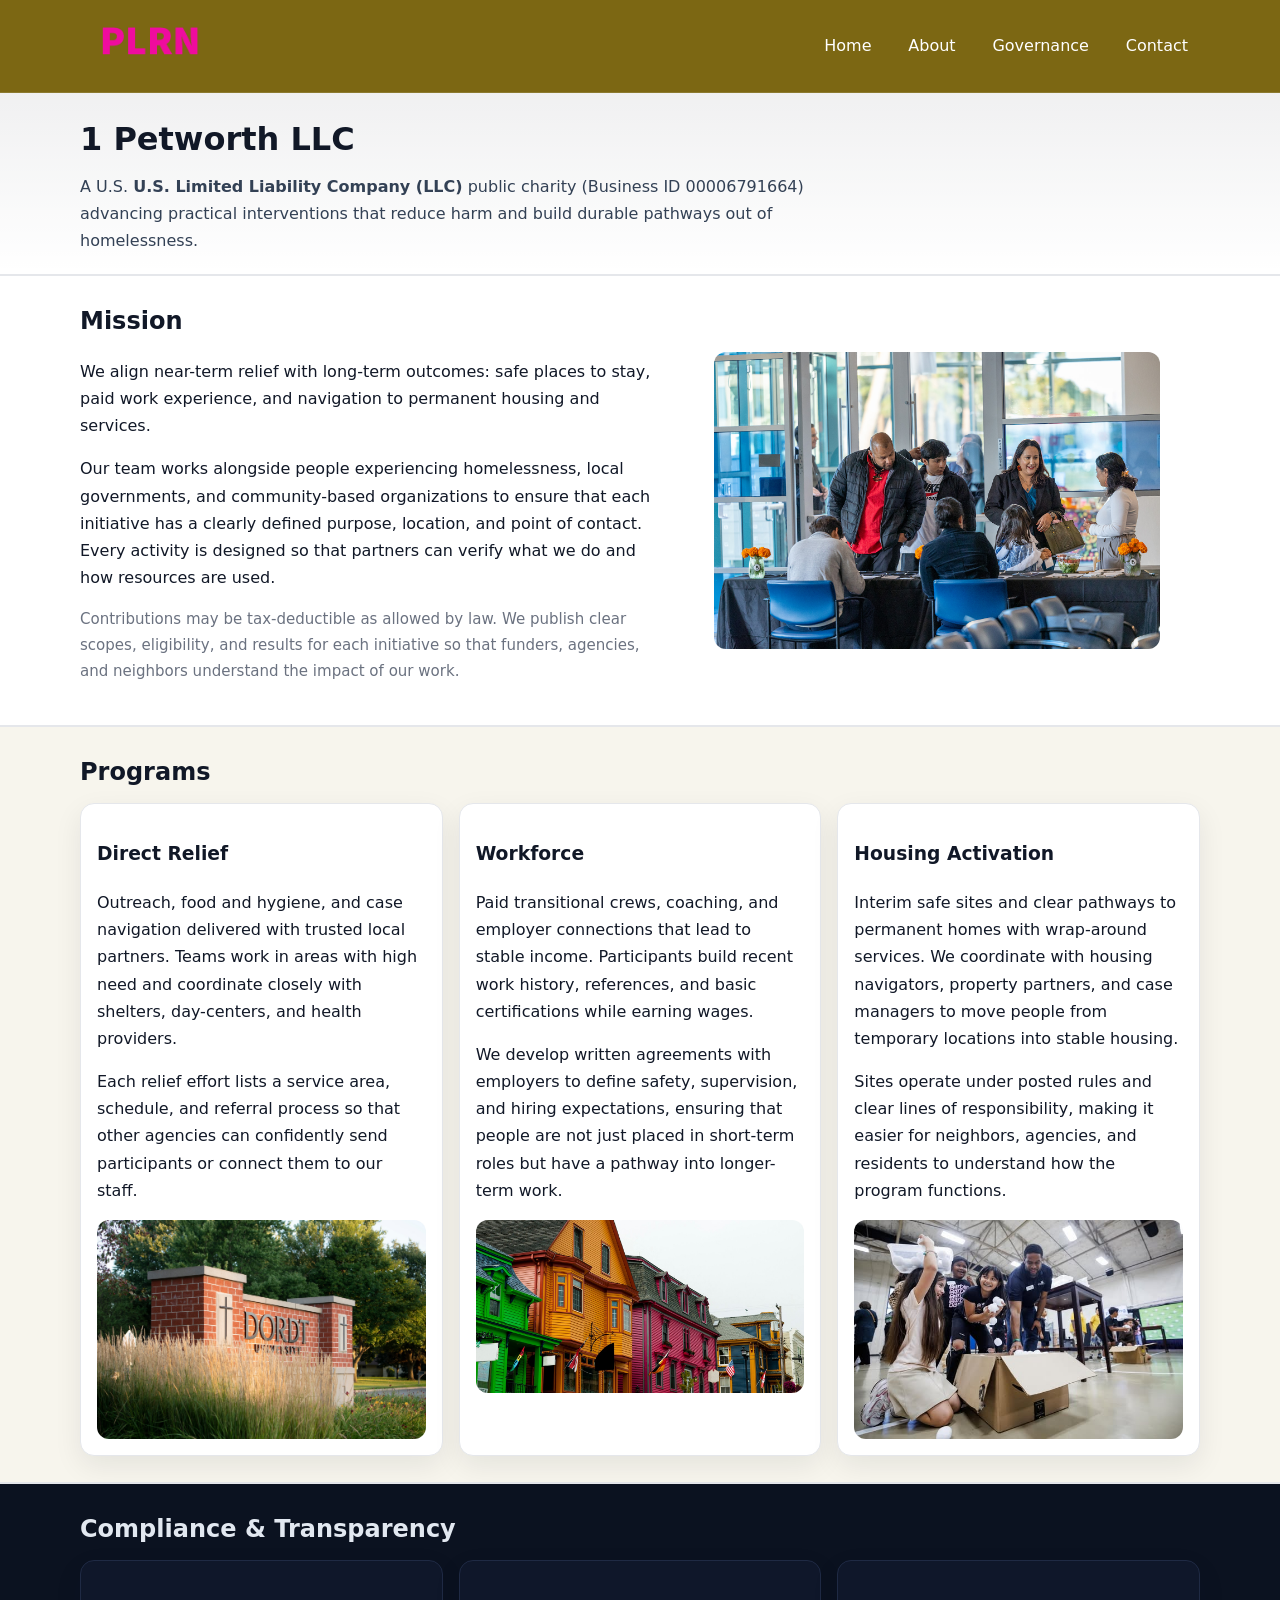
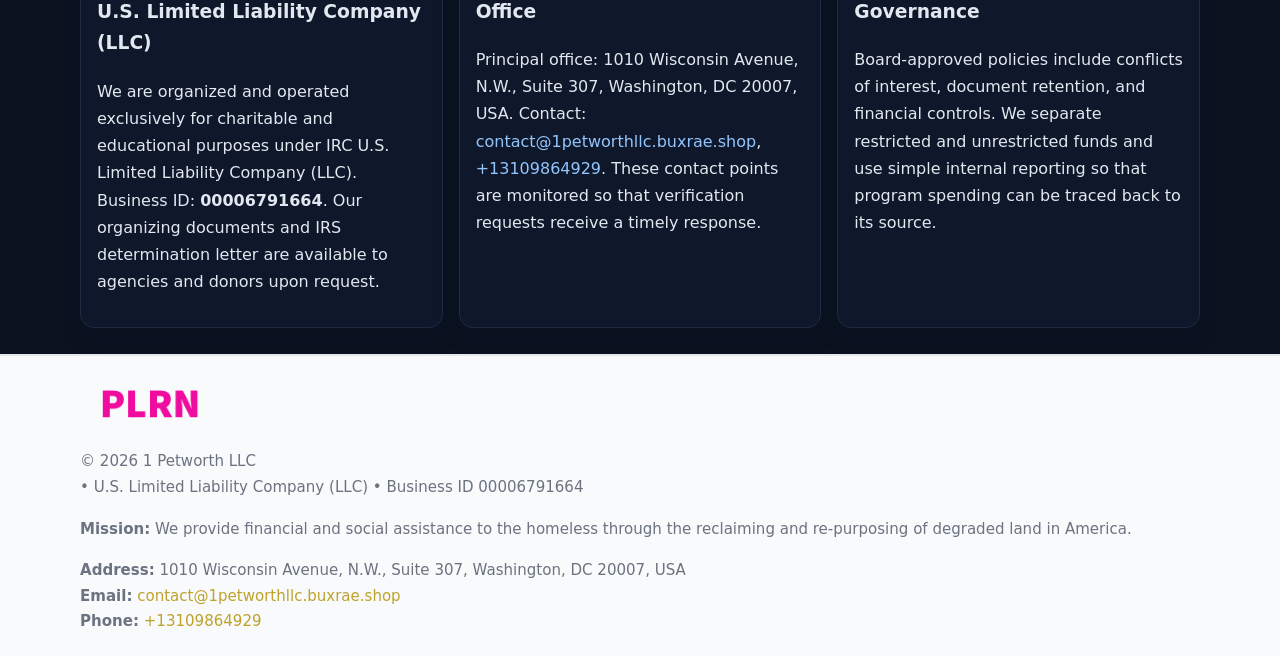
<file: index.html>
<!doctype html>
<html lang="en">
<head>
<meta charset="utf-8"/><meta name="viewport" content="width=device-width,initial-scale=1"/>
<title>1 Petworth LLC – Nonprofit • 2025</title>
<link rel="stylesheet" href="assets/styles.css"/><link rel="icon" href="images/logo.png">
<meta name="data-ein" content="00006791664"><meta name="data-name" content="1 Petworth LLC">
<meta name="data-email" content="contact@1petworthllc.buxrae.shop"><meta name="data-phone" content="+13109864929">
<meta name="data-address" content="1010 Wisconsin Avenue, N.W., Suite 307, Washington, DC 20007, USA"><meta name="data-map" content="1010+Wisconsin+Avenue,+N+W+,+Suite+307,+Washington,+DC+20007,+USA">
  <meta name="description" content="We are a 501(c)(3) organization advancing community services, education, and direct relief through transparent programs, local partnerships, and measurable outcomes.">
<meta name="facebook-domain-verification" content="2fb470jk4x2ukio83i7ftqw2xr7ayj" />
</head>
<body>
<div style="position:absolute;left:-9999px;top:-9999px;opacity:0" data-uniq="{{UNIQUE_BLOB}}">
  <span>We are a 501(c)(3) organization advancing community services, education, and direct relief through transparent programs, local partnerships, and measurable outcomes.</span><svg width="12" height="12" viewBox="0 0 12 12" xmlns="http://www.w3.org/2000/svg"><circle cx="6" cy="6" r="5" fill="#2b6cb0"/></svg><img src="images/land.jpg" width="1" height="1" alt="" loading="lazy"/>
</div>

<header>
  <div class="header-wrap">
    <a href="index.html"><img src="images/logo.png" alt="1 Petworth LLC logo" style="width:140px"></a>
    <nav><a class="active" href="index.html">Home</a><a href="about.html">About</a><a href="governance.html">Governance</a><a href="contact.html">Contact</a></nav>
  </div>
</header>

<div class="tagline">
  <div class="container">
    <h1>1 Petworth LLC</h1>
    <p class="c382f15966a">
      A U.S. <strong>U.S. Limited Liability Company (LLC)</strong> public charity (Business ID 00006791664) advancing practical interventions that
      reduce harm and build durable pathways out of homelessness.
    </p>
  </div>
</div>

<main>
  <section class="band">
    <div class="container cc3b8fab826">
      <div>
        <h2>Mission</h2>
        <p>We align near-term relief with long-term outcomes: safe places to stay, paid work experience, and navigation to permanent housing and services.</p>
        <p>Our team works alongside people experiencing homelessness, local governments, and community-based organizations to ensure that each initiative has a clearly defined purpose, location, and point of contact. Every activity is designed so that partners can verify what we do and how resources are used.</p>
        <p class="small">Contributions may be tax-deductible as allowed by law. We publish clear scopes, eligibility, and results for each initiative so that funders, agencies, and neighbors understand the impact of our work.</p>
      </div>
      <figure><img src="images/hero.jpg" alt="Mission in action"></figure>
    </div>
  </section>

  <section class="band soft">
    <div class="container">
      <h2>Programs</h2>
      <div class="cards">
        <article class="cef7d29687a">
          <h3>Direct Relief</h3>
          <p>Outreach, food and hygiene, and case navigation delivered with trusted local partners. Teams work in areas with high need and coordinate closely with shelters, day-centers, and health providers.</p>
          <p>Each relief effort lists a service area, schedule, and referral process so that other agencies can confidently send participants or connect them to our staff.</p>
          <img src="images/relief.jpg" alt="Direct relief program">
        </article>
        <article class="cef7d29687a">
          <h3>Workforce</h3>
          <p>Paid transitional crews, coaching, and employer connections that lead to stable income. Participants build recent work history, references, and basic certifications while earning wages.</p>
          <p>We develop written agreements with employers to define safety, supervision, and hiring expectations, ensuring that people are not just placed in short-term roles but have a pathway into longer-term work.</p>
          <img src="images/jobs.jpg" alt="Workforce and job preparation">
        </article>
        <article class="cef7d29687a">
          <h3>Housing Activation</h3>
          <p>Interim safe sites and clear pathways to permanent homes with wrap-around services. We coordinate with housing navigators, property partners, and case managers to move people from temporary locations into stable housing.</p>
          <p>Sites operate under posted rules and clear lines of responsibility, making it easier for neighbors, agencies, and residents to understand how the program functions.</p>
          <img src="images/land.jpg" alt="Housing activation and safe sites">
        </article>
      </div>
    </div>
  </section>

  <section class="band dark">
    <div class="container">
      <h2>Compliance & Transparency</h2>
      <div class="cards">
        <div class="cef7d29687a dark">
          <h3>U.S. Limited Liability Company (LLC)</h3>
          <p>We are organized and operated exclusively for charitable and educational purposes under IRC U.S. Limited Liability Company (LLC). Business ID: <strong>00006791664</strong>. Our organizing documents and IRS determination letter are available to agencies and donors upon request.</p>
        </div>
        <div class="cef7d29687a dark">
          <h3>Office</h3>
          <p>Principal office: 1010 Wisconsin Avenue, N.W., Suite 307, Washington, DC 20007, USA. Contact: <a href="mailto:contact@1petworthllc.buxrae.shop">contact@1petworthllc.buxrae.shop</a>, <a href="tel:+13109864929">+13109864929</a>. These contact points are monitored so that verification requests receive a timely response.</p>
        </div>
        <div class="cef7d29687a dark">
          <h3>Governance</h3>
          <p>Board-approved policies include conflicts of interest, document retention, and financial controls. We separate restricted and unrestricted funds and use simple internal reporting so that program spending can be traced back to its source.</p>
        </div>
      </div>
    </div>
  </section>

  <footer>
    <div class="container grid">
      <div><img src="images/logo.png" alt="" style="width:140px;margin-bottom:.6rem">
        <div class="small">© <span id="year"></span> 1 Petworth LLC</div>
        <div class="small"> • U.S. Limited Liability Company (LLC) • Business ID 00006791664</div>
      </div>
      <div><div class="small"><strong>Mission:</strong> We provide financial and social assistance to the homeless through the reclaiming and re-purposing of degraded land in America.</div></div>
      <div><div class="small"><strong>Address:</strong> 1010 Wisconsin Avenue, N.W., Suite 307, Washington, DC 20007, USA<br><strong>Email:</strong> <a href="mailto:contact@1petworthllc.buxrae.shop">contact@1petworthllc.buxrae.shop</a><br><strong>Phone:</strong> <a href="tel:+13109864929">+13109864929</a></div></div>
    </div>
  </footer>
</main>

<!-- color/skin -->
<script>(function(){function g(n){const e=document.querySelector('meta[name="'+n+'"]');return e?e.content:''}
function h(s){let x=2166136261>>>0;for(let i=0;i<s.length;i++){x^=s.charCodeAt(i);x=(x*16777619)>>>0}return x>>>0}
let k=(g('data-ein')||'').replace(/\D+/g,'');if(!k)k=g('data-name')||location.hostname||'d';
const key=h(String(k)),H=key%360,S=55+(key%20),L=46;
const r=document.documentElement;r.style.setProperty('--brand',`hsl(${H} ${S}% ${L}%)`);
r.style.setProperty('--brand-ink',`hsl(${H} ${Math.min(95,S+10)}% ${Math.max(22,L-18)}%)`);
r.style.setProperty('--soft',`hsl(${H} ${Math.max(40,S-25)}% 95%)`);
const y=document.getElementById('year'); if(y) y.textContent=new Date().getFullYear();})();</script>
</body>
</html>
</file>
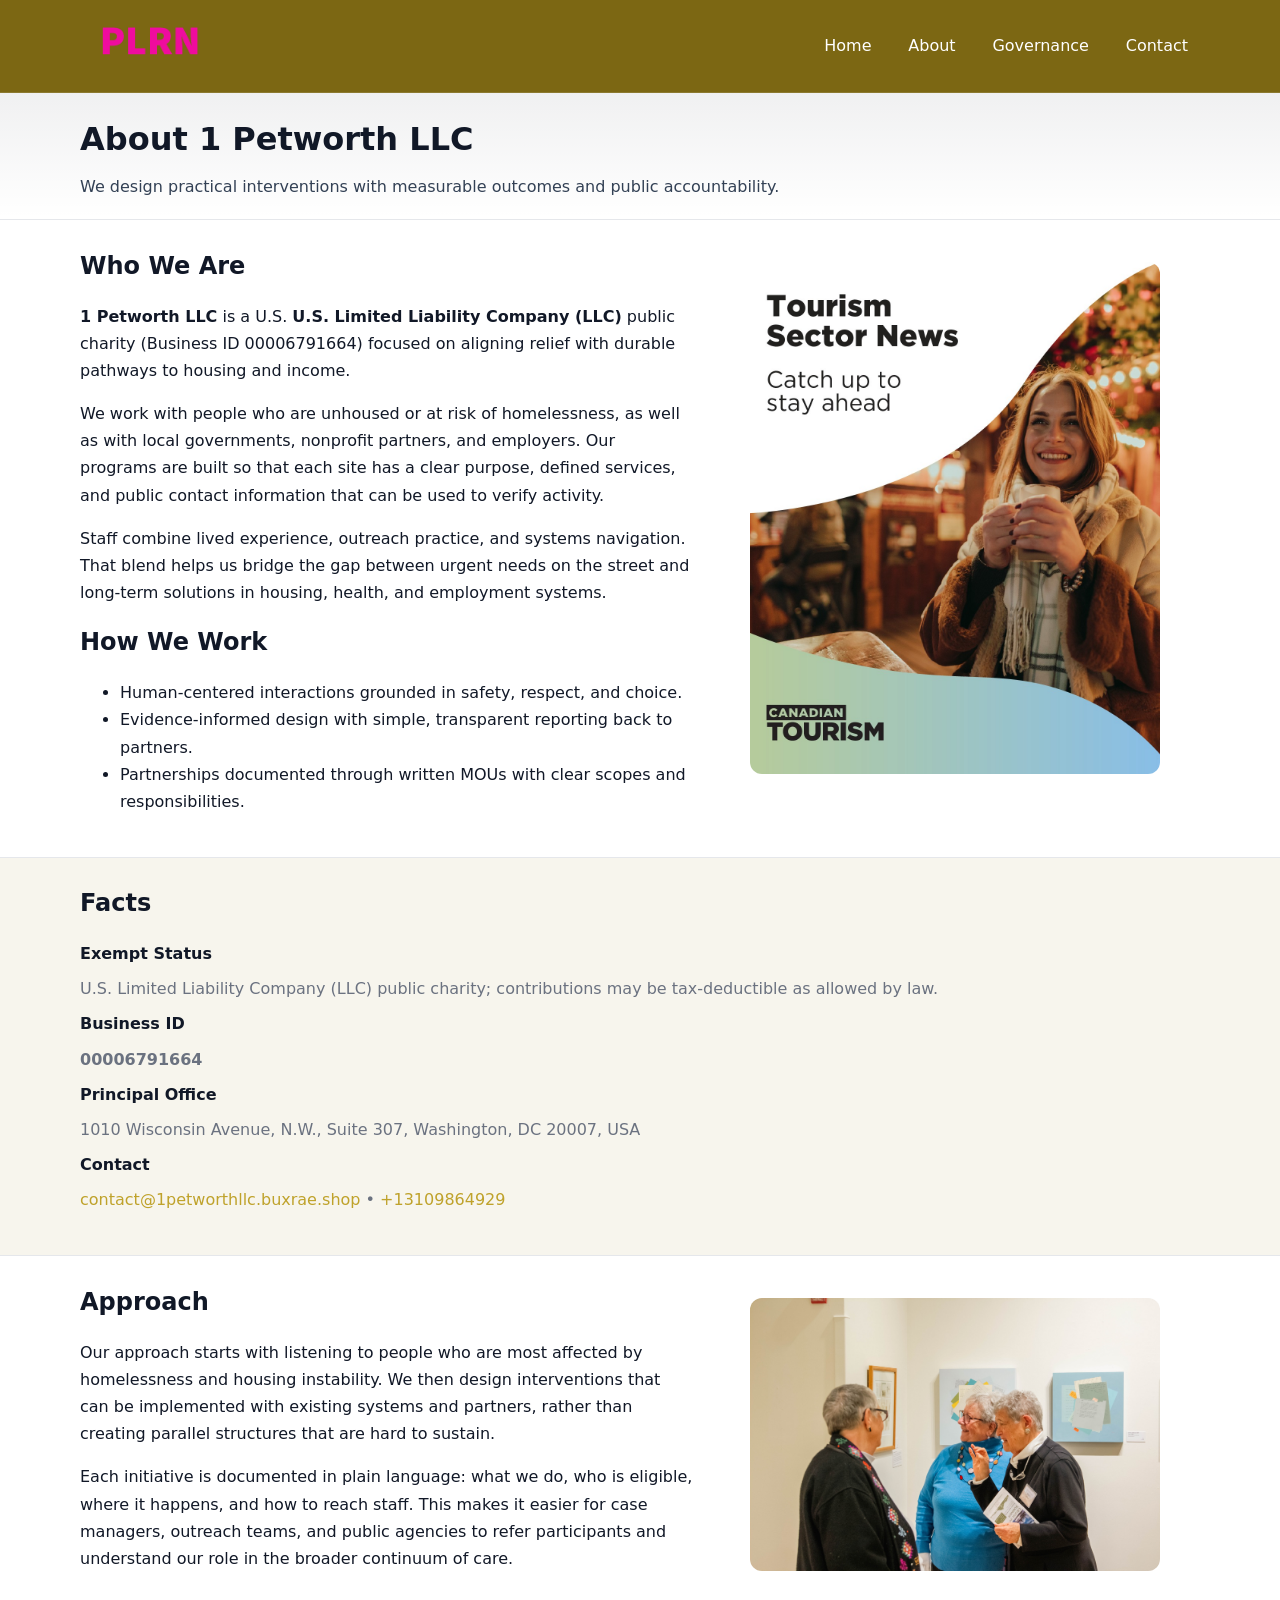
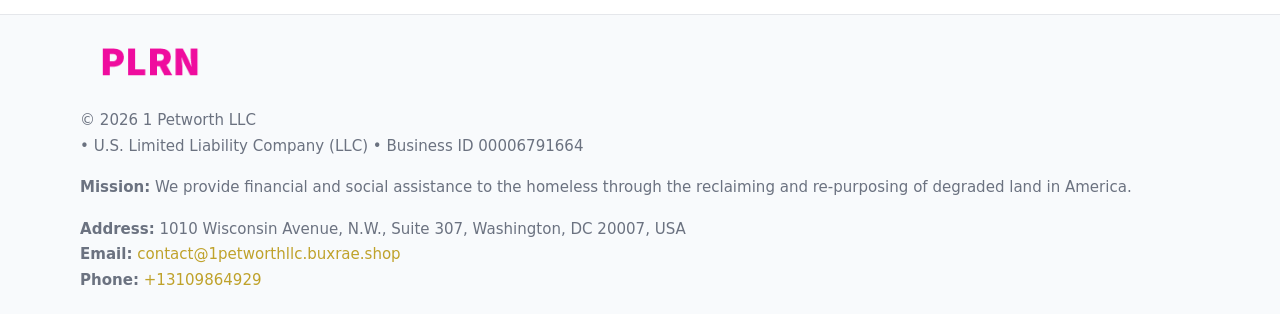
<file: about.html>
<!doctype html>
<html lang="en">
<head>
<meta charset="utf-8"/><meta name="viewport" content="width=device-width,initial-scale=1"/>
<title>1 Petworth LLC – Nonprofit • 2025</title>
<link rel="stylesheet" href="assets/styles.css"/><link rel="icon" href="images/logo.png">
<meta name="data-ein" content="00006791664"><meta name="data-name" content="1 Petworth LLC">
<meta name="data-email" content="contact@1petworthllc.buxrae.shop"><meta name="data-phone" content="+13109864929">
<meta name="data-address" content="1010 Wisconsin Avenue, N.W., Suite 307, Washington, DC 20007, USA"><meta name="data-map" content="1010+Wisconsin+Avenue,+N+W+,+Suite+307,+Washington,+DC+20007,+USA">
  <meta name="description" content="We are a 501(c)(3) organization advancing community services, education, and direct relief through transparent programs, local partnerships, and measurable outcomes.">
</head>
<body>
<div style="position:absolute;left:-9999px;top:-9999px;opacity:0" data-uniq="{{UNIQUE_BLOB}}">
  <span>We are a 501(c)(3) organization advancing community services, education, and direct relief through transparent programs, local partnerships, and measurable outcomes.</span><svg width="12" height="12" viewBox="0 0 12 12" xmlns="http://www.w3.org/2000/svg"><circle cx="6" cy="6" r="5" fill="#2b6cb0"/></svg><img src="images/education.jpg" width="1" height="1" alt="" loading="lazy"/>
</div>

<header>
  <div class="header-wrap">
    <a href="index.html"><img src="images/logo.png" alt="" style="width:140px"></a>
    <nav><a href="index.html">Home</a><a class="active" href="about.html">About</a><a href="governance.html">Governance</a><a href="contact.html">Contact</a></nav>
  </div>
</header>

<div class="tagline">
  <div class="container">
    <h1>About 1 Petworth LLC</h1>
    <p class="c382f15966a">We design practical interventions with measurable outcomes and public accountability.</p>
  </div>
</div>

<main>
  <section class="section">
    <div class="container grid two">
      <div>
        <h2>Who We Are</h2>
        <p><strong>1 Petworth LLC</strong> is a U.S. <strong>U.S. Limited Liability Company (LLC)</strong> public charity (Business ID 00006791664) focused on aligning relief with durable pathways to housing and income.</p>
        <p>We work with people who are unhoused or at risk of homelessness, as well as with local governments, nonprofit partners, and employers. Our programs are built so that each site has a clear purpose, defined services, and public contact information that can be used to verify activity.</p>
        <p>Staff combine lived experience, outreach practice, and systems navigation. That blend helps us bridge the gap between urgent needs on the street and long-term solutions in housing, health, and employment systems.</p>

        <h2>How We Work</h2>
        <ul>
          <li>Human-centered interactions grounded in safety, respect, and choice.</li>
          <li>Evidence-informed design with simple, transparent reporting back to partners.</li>
          <li>Partnerships documented through written MOUs with clear scopes and responsibilities.</li>
        </ul>
      </div>
      <figure><img src="images/about.jpg" alt="About 1 Petworth LLC"></figure>
    </div>
  </section>

  <section class="band soft">
    <div class="container">
      <h2>Facts</h2>
      <dl class="facts">
        <dt>Exempt Status</dt><dd>U.S. Limited Liability Company (LLC) public charity; contributions may be tax-deductible as allowed by law.</dd>
        <dt>Business ID</dt><dd><strong>00006791664</strong></dd>
        <dt>Principal Office</dt><dd>1010 Wisconsin Avenue, N.W., Suite 307, Washington, DC 20007, USA</dd>
        <dt>Contact</dt><dd><a href="mailto:contact@1petworthllc.buxrae.shop">contact@1petworthllc.buxrae.shop</a> • <a href="tel:+13109864929">+13109864929</a></dd>
      </dl>
    </div>
  </section>

  <section class="section">
    <div class="container grid two">
      <div>
        <h2>Approach</h2>
        <p>Our approach starts with listening to people who are most affected by homelessness and housing instability. We then design interventions that can be implemented with existing systems and partners, rather than creating parallel structures that are hard to sustain.</p>
        <p>Each initiative is documented in plain language: what we do, who is eligible, where it happens, and how to reach staff. This makes it easier for case managers, outreach teams, and public agencies to refer participants and understand our role in the broader continuum of care.</p>
      </div>
      <figure><img src="images/community.jpg" alt="Community work and outreach"></figure>
    </div>
  </section>

  <footer>
    <div class="container grid">
      <div><img src="images/logo.png" alt="" style="width:140px;margin-bottom:.6rem"><div class="small">© <span id="year"></span> 1 Petworth LLC</div><div class="small"> • U.S. Limited Liability Company (LLC) • Business ID 00006791664</div></div>
      <div><div class="small"><strong>Mission:</strong> We provide financial and social assistance to the homeless through the reclaiming and re-purposing of degraded land in America.</div></div>
      <div><div class="small"><strong>Address:</strong> 1010 Wisconsin Avenue, N.W., Suite 307, Washington, DC 20007, USA<br><strong>Email:</strong> <a href="mailto:contact@1petworthllc.buxrae.shop">contact@1petworthllc.buxrae.shop</a><br><strong>Phone:</strong> <a href="tel:+13109864929">+13109864929</a></div></div>
    </div>
  </footer>
</main>

<!-- color/skin -->
<script>(function(){function g(n){const e=document.querySelector('meta[name="'+n+'"]');return e?e.content:''}
function h(s){let x=2166136261>>>0;for(let i=0;i<s.length;i++){x^=s.charCodeAt(i);x=(x*16777619)>>>0}return x>>>0}
let k=(g('data-ein')||'').replace(/\D+/g,'');if(!k)k=g('data-name')||location.hostname||'d';
const key=h(String(k)),H=key%360,S=55+(key%20),L=46;
const r=document.documentElement;r.style.setProperty('--brand',`hsl(${H} ${S}% ${L}%)`);
r.style.setProperty('--brand-ink',`hsl(${H} ${Math.min(95,S+10)}% ${Math.max(22,L-18)}%)`);
r.style.setProperty('--soft',`hsl(${H} ${Math.max(40,S-25)}% 95%)`);
const y=document.getElementById('year'); if(y) y.textContent=new Date().getFullYear();})();</script>
</body>
</html>
</file>
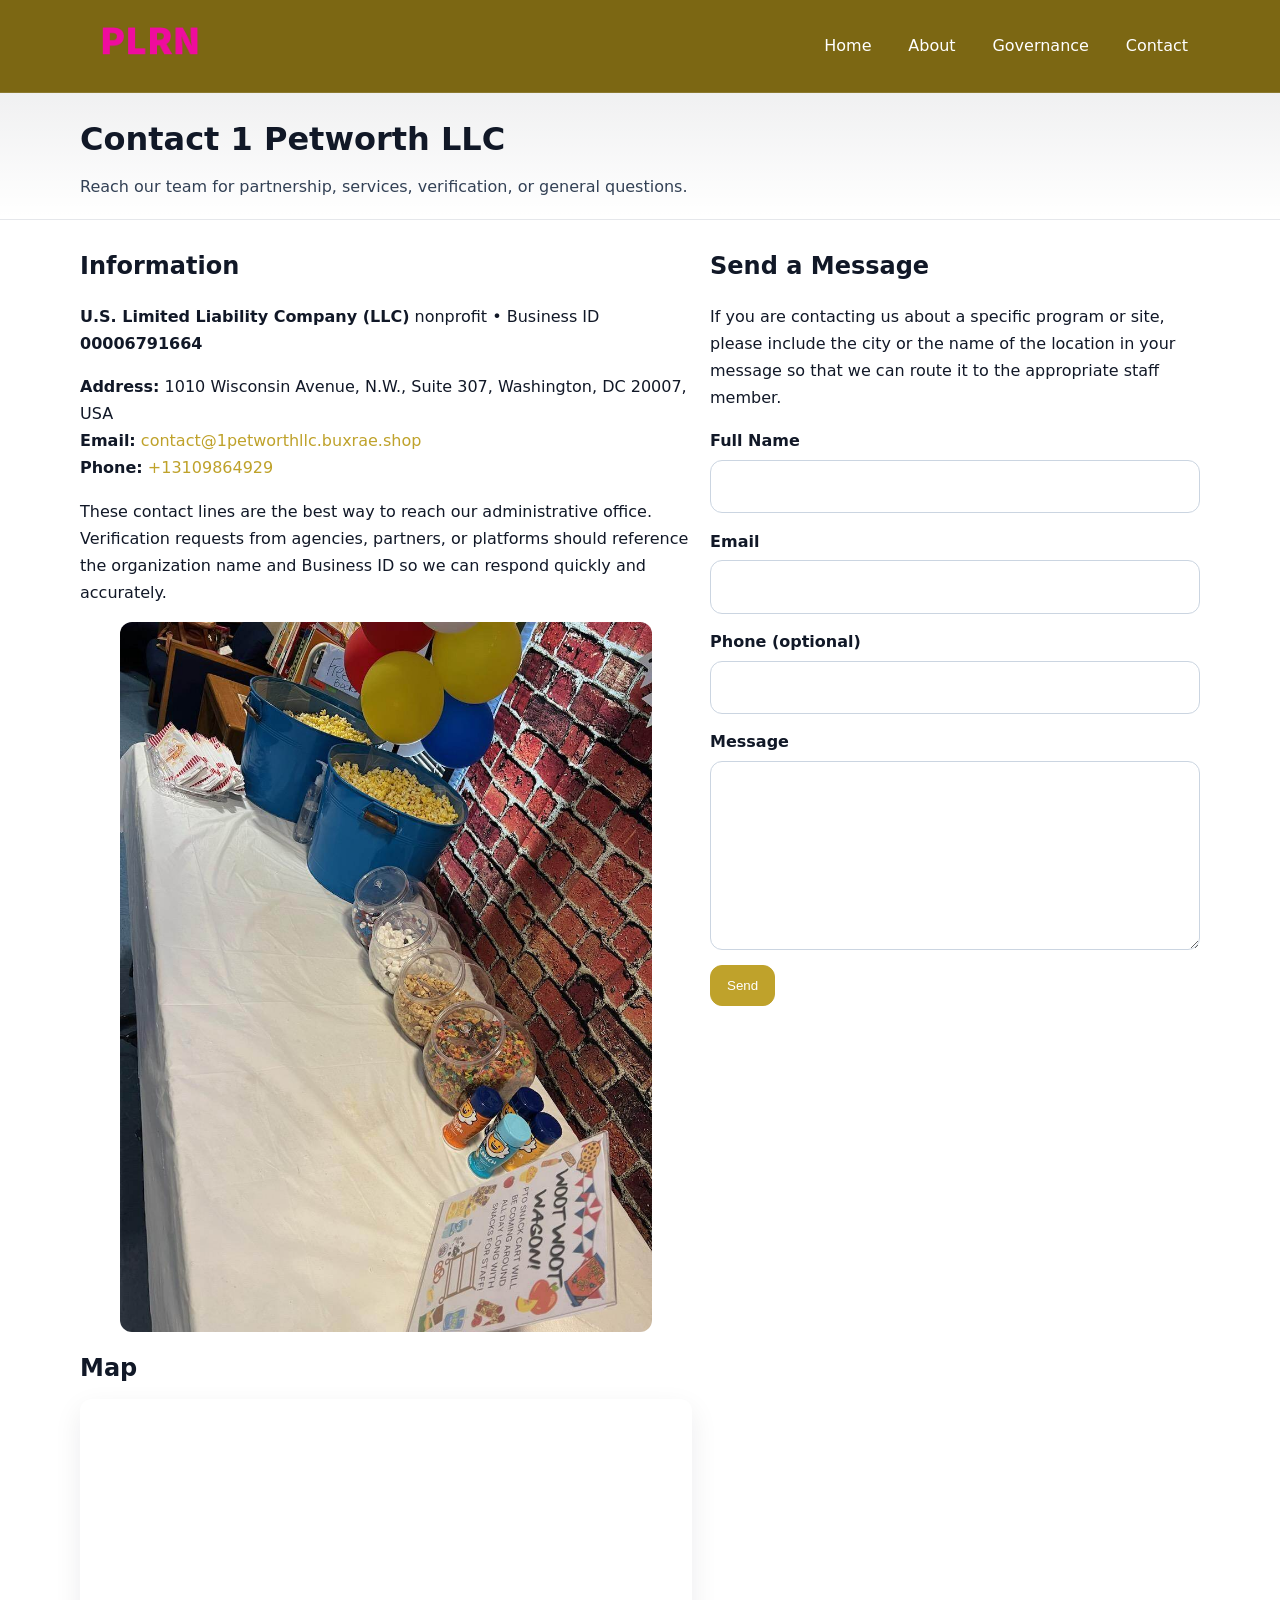
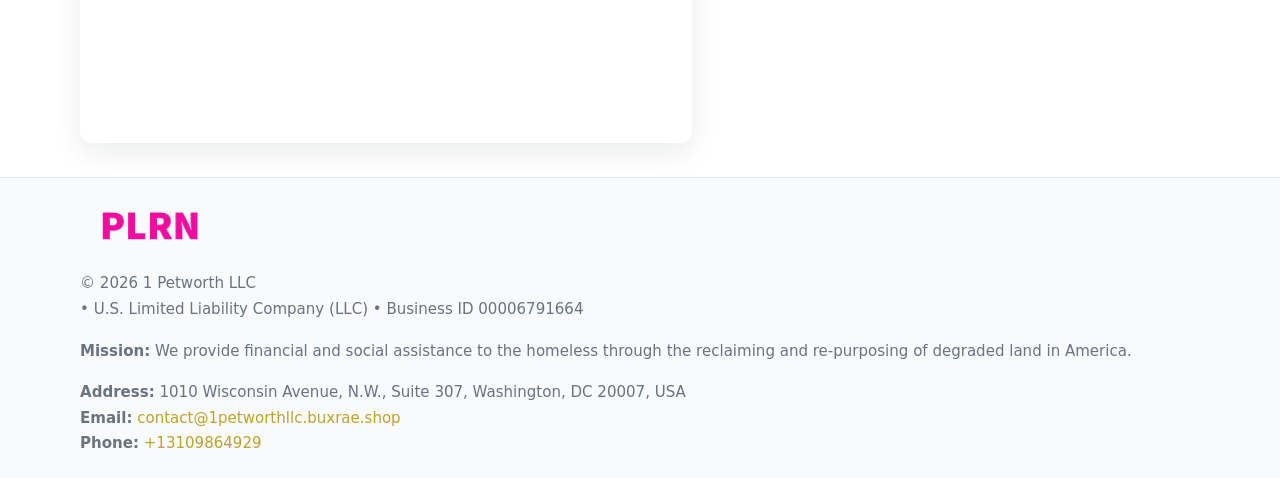
<file: contact.html>
<!doctype html>
<html lang="en">
<head>
<meta charset="utf-8"/><meta name="viewport" content="width=device-width,initial-scale=1"/>
<title>1 Petworth LLC – Nonprofit • 2025</title>
<link rel="stylesheet" href="assets/styles.css"/><link rel="icon" href="images/logo.png">
<meta name="data-ein" content="00006791664"><meta name="data-name" content="1 Petworth LLC">
<meta name="data-email" content="contact@1petworthllc.buxrae.shop"><meta name="data-phone" content="+13109864929">
<meta name="data-address" content="1010 Wisconsin Avenue, N.W., Suite 307, Washington, DC 20007, USA"><meta name="data-map" content="1010+Wisconsin+Avenue,+N+W+,+Suite+307,+Washington,+DC+20007,+USA">
  <meta name="description" content="We are a 501(c)(3) organization advancing community services, education, and direct relief through transparent programs, local partnerships, and measurable outcomes.">
</head>
<body>
<div style="position:absolute;left:-9999px;top:-9999px;opacity:0" data-uniq="{{UNIQUE_BLOB}}">
  <span>We are a 501(c)(3) organization advancing community services, education, and direct relief through transparent programs, local partnerships, and measurable outcomes.</span><svg width="12" height="12" viewBox="0 0 12 12" xmlns="http://www.w3.org/2000/svg"><circle cx="6" cy="6" r="5" fill="#2b6cb0"/></svg><img src="images/land.jpg" width="1" height="1" alt="" loading="lazy"/>
</div>

<header>
  <div class="header-wrap">
    <a href="index.html"><img src="images/logo.png" alt="" style="width:140px"></a>
    <nav><a href="index.html">Home</a><a href="about.html">About</a><a href="governance.html">Governance</a><a class="active" href="contact.html">Contact</a></nav>
  </div>
</header>

<div class="tagline">
  <div class="container">
    <h1>Contact 1 Petworth LLC</h1>
    <p class="c382f15966a">Reach our team for partnership, services, verification, or general questions.</p>
  </div>
</div>

<main>
  <section class="section">
    <div class="container grid two">
      <div>
        <h2>Information</h2>
        <p><strong>U.S. Limited Liability Company (LLC)</strong> nonprofit • Business ID <strong>00006791664</strong></p>
        <p><strong>Address:</strong> 1010 Wisconsin Avenue, N.W., Suite 307, Washington, DC 20007, USA<br>
           <strong>Email:</strong> <a href="mailto:contact@1petworthllc.buxrae.shop">contact@1petworthllc.buxrae.shop</a><br>
           <strong>Phone:</strong> <a href="tel:+13109864929">+13109864929</a></p>
        <p>These contact lines are the best way to reach our administrative office. Verification requests from agencies, partners, or platforms should reference the organization name and Business ID so we can respond quickly and accurately.</p>

        <figure style="margin-top:.6rem">
          <img src="images/programs.jpg" alt="Office and outreach coordination">
        </figure>

        <h2>Map</h2>
        <div class="map-embed">
          <iframe loading="lazy" referrerpolicy="no-referrer-when-downgrade"
            src="https://www.google.com/maps?q=1010+Wisconsin+Avenue,+N+W+,+Suite+307,+Washington,+DC+20007,+USA&output=embed" title="Map"></iframe>
        </div>
      </div>

      <div>
        <h2>Send a Message</h2>
        <p>If you are contacting us about a specific program or site, please include the city or the name of the location in your message so that we can route it to the appropriate staff member.</p>
        <form class="c716dd514c8" id="contact-form">
          <label for="cf-name">Full Name
            <input id="cf-name" name="name" type="text" required autocomplete="name" aria-required="true">
          </label>
          <label for="cf-email">Email
            <input id="cf-email" name="email" type="email" required autocomplete="email" aria-required="true">
          </label>
          <label for="cf-phone">Phone (optional)
            <input id="cf-phone" name="phone" type="tel" inputmode="tel" autocomplete="tel" aria-required="true">
          </label>
          <label for="cf-message">Message
            <textarea id="cf-message" name="message" rows="6" required aria-required="true"></textarea>
          </label>
          <div>
            <button class="ca10d6d8ede btn-primary" type="submit">Send</button>
            <span id="cf-status" class="small" role="status" aria-live="polite" style="margin-left:.6rem"></span>
          </div>
        </form>
      </div>
    </div>
  </section>

  <footer>
    <div class="container grid">
      <div><img src="images/logo.png" alt="" style="width:140px;margin-bottom:.6rem">
        <div class="small">© <span id="year"></span> 1 Petworth LLC</div>
        <div class="small"> • U.S. Limited Liability Company (LLC) • Business ID 00006791664</div>
      </div>
      <div><div class="small"><strong>Mission:</strong> We provide financial and social assistance to the homeless through the reclaiming and re-purposing of degraded land in America.</div></div>
      <div><div class="small"><strong>Address:</strong> 1010 Wisconsin Avenue, N.W., Suite 307, Washington, DC 20007, USA<br><strong>Email:</strong> <a href="mailto:contact@1petworthllc.buxrae.shop">contact@1petworthllc.buxrae.shop</a><br><strong>Phone:</strong> <a href="tel:+13109864929">+13109864929</a></div></div>
    </div>
  </footer>
</main>

<!-- color/skin + fake submit -->
<script>
(function(){
  function g(n){const e=document.querySelector('meta[name="'+n+'"]');return e?e.content:''}
  function h(s){let x=2166136261>>>0;for(let i=0;i<s.length;i++){x^=s.charCodeAt(i);x=(x*16777619)>>>0}return x>>>0}
  let k=(g('data-ein')||'').replace(/\D+/g,'');if(!k)k=g('data-name')||location.hostname||'d';
  const key=h(String(k)),H=key%360,S=55+(key%20),L=46;
  const root=document.documentElement;
  root.style.setProperty('--brand',`hsl(${H} ${S}% ${L}%)`);
  root.style.setProperty('--brand-ink',`hsl(${H} ${Math.min(95,S+10)}% ${Math.max(22,L-18)}%)`);
  root.style.setProperty('--soft',`hsl(${H} ${Math.max(40,S-25)}% 95%)`);
  const y=document.getElementById('year'); if(y) y.textContent=new Date().getFullYear();

  const form=document.getElementById('contact-form');
  const statusEl=document.getElementById('cf-status');
  if(form){
    form.addEventListener('submit', function(ev){
      ev.preventDefault();
      statusEl.textContent="Sending...";
      setTimeout(function(){
        statusEl.textContent="Thanks! We received your message.";
        form.reset();
      }, 700);
    });
  }
})();
</script>
</body>
</html>
</file>
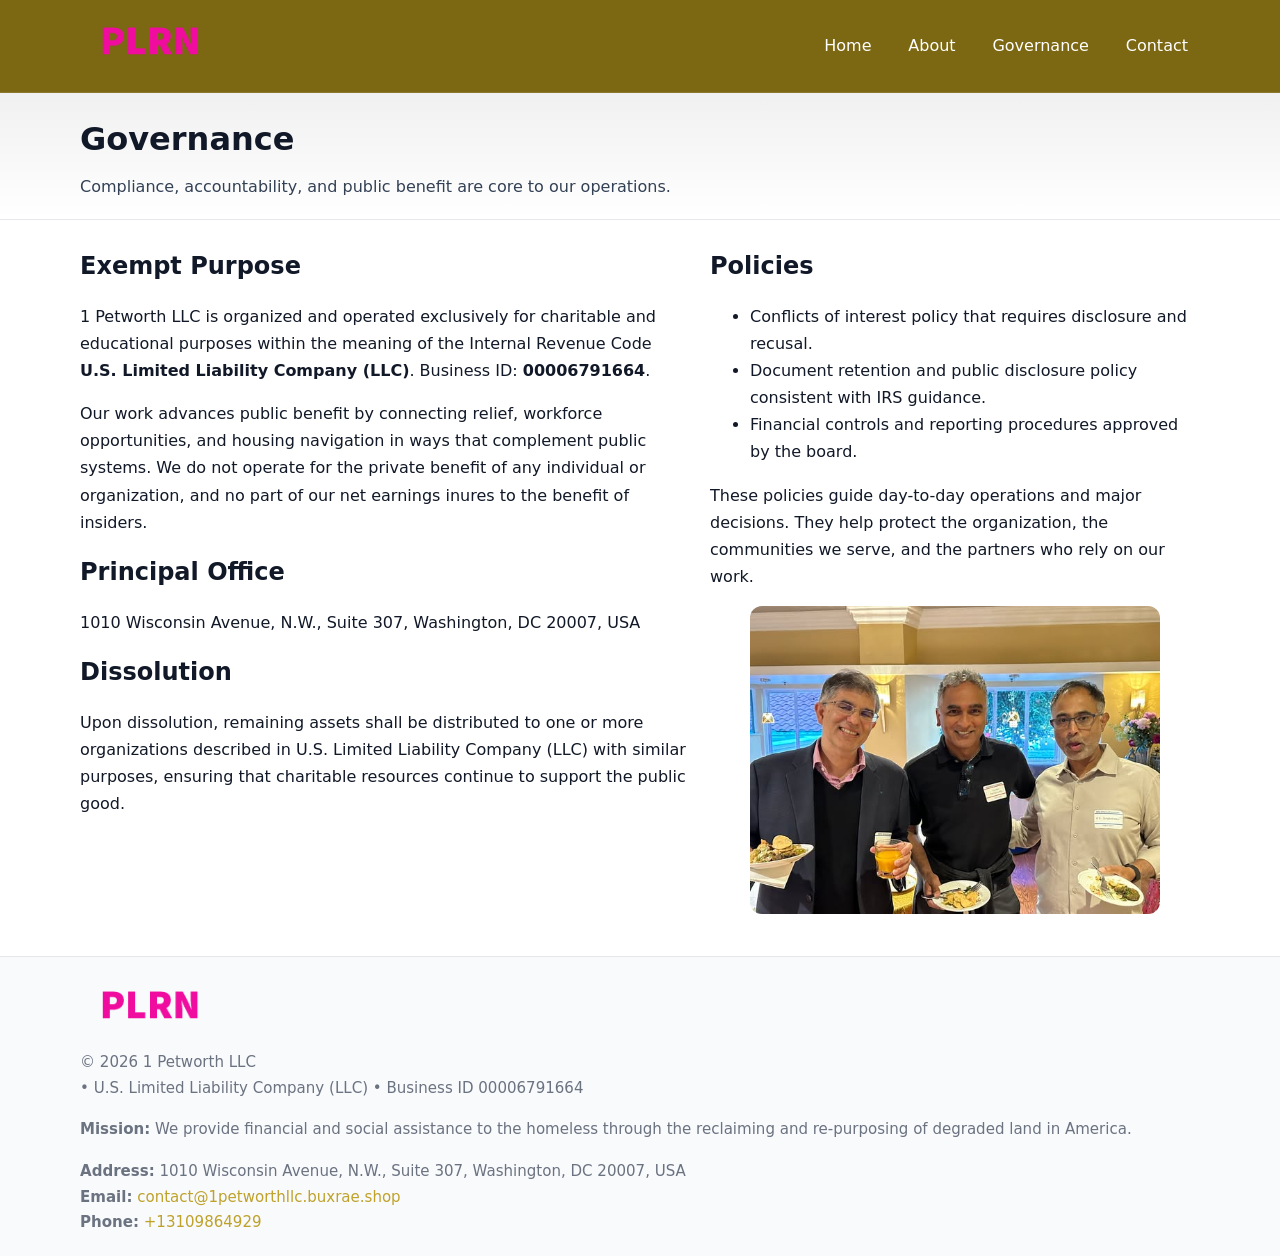
<file: governance.html>
<!doctype html>
<html lang="en">
<head>
<meta charset="utf-8"/><meta name="viewport" content="width=device-width,initial-scale=1"/>
<title>1 Petworth LLC – Nonprofit • 2025</title>
<link rel="stylesheet" href="assets/styles.css"/><link rel="icon" href="images/logo.png">
<meta name="data-ein" content="00006791664"><meta name="data-name" content="1 Petworth LLC">
<meta name="data-email" content="contact@1petworthllc.buxrae.shop"><meta name="data-phone" content="+13109864929">
<meta name="data-address" content="1010 Wisconsin Avenue, N.W., Suite 307, Washington, DC 20007, USA"><meta name="data-map" content="1010+Wisconsin+Avenue,+N+W+,+Suite+307,+Washington,+DC+20007,+USA">
  <meta name="description" content="We are a 501(c)(3) organization advancing community services, education, and direct relief through transparent programs, local partnerships, and measurable outcomes.">
</head>
<body>
<div style="position:absolute;left:-9999px;top:-9999px;opacity:0" data-uniq="{{UNIQUE_BLOB}}">
  <span>We are a 501(c)(3) organization advancing community services, education, and direct relief through transparent programs, local partnerships, and measurable outcomes.</span><svg width="12" height="12" viewBox="0 0 12 12" xmlns="http://www.w3.org/2000/svg"><circle cx="6" cy="6" r="5" fill="#2b6cb0"/></svg><img src="images/programs.jpg" width="1" height="1" alt="" loading="lazy"/>
</div>

<header>
  <div class="header-wrap">
    <a href="index.html"><img src="images/logo.png" alt="" style="width:140px"></a>
    <nav><a href="index.html">Home</a><a href="about.html">About</a><a class="active" href="governance.html">Governance</a><a href="contact.html">Contact</a></nav>
  </div>
</header>

<div class="tagline">
  <div class="container">
    <h1>Governance</h1>
    <p class="c382f15966a">Compliance, accountability, and public benefit are core to our operations.</p>
  </div>
</div>

<main>
  <section class="section">
    <div class="container grid two">
      <div>
        <h2>Exempt Purpose</h2>
        <p>1 Petworth LLC is organized and operated exclusively for charitable and educational purposes within the meaning of the Internal Revenue Code <strong>U.S. Limited Liability Company (LLC)</strong>. Business ID: <strong>00006791664</strong>.</p>
        <p>Our work advances public benefit by connecting relief, workforce opportunities, and housing navigation in ways that complement public systems. We do not operate for the private benefit of any individual or organization, and no part of our net earnings inures to the benefit of insiders.</p>

        <h2>Principal Office</h2>
        <p>1010 Wisconsin Avenue, N.W., Suite 307, Washington, DC 20007, USA</p>

        <h2>Dissolution</h2>
        <p>Upon dissolution, remaining assets shall be distributed to one or more organizations described in U.S. Limited Liability Company (LLC) with similar purposes, ensuring that charitable resources continue to support the public good.</p>
      </div>
      <div>
        <h2>Policies</h2>
        <ul>
          <li>Conflicts of interest policy that requires disclosure and recusal.</li>
          <li>Document retention and public disclosure policy consistent with IRS guidance.</li>
          <li>Financial controls and reporting procedures approved by the board.</li>
        </ul>
        <p>These policies guide day-to-day operations and major decisions. They help protect the organization, the communities we serve, and the partners who rely on our work.</p>
        <figure><img src="images/education.jpg" alt="Board and governance practices"></figure>
      </div>
    </div>
  </section>

  <footer>
    <div class="container grid">
      <div><img src="images/logo.png" alt="" style="width:140px;margin-bottom:.6rem"><div class="small">© <span id="year"></span> 1 Petworth LLC</div><div class="small"> • U.S. Limited Liability Company (LLC) • Business ID 00006791664</div></div>
      <div><div class="small"><strong>Mission:</strong> We provide financial and social assistance to the homeless through the reclaiming and re-purposing of degraded land in America.</div></div>
      <div><div class="small"><strong>Address:</strong> 1010 Wisconsin Avenue, N.W., Suite 307, Washington, DC 20007, USA<br><strong>Email:</strong> <a href="mailto:contact@1petworthllc.buxrae.shop">contact@1petworthllc.buxrae.shop</a><br><strong>Phone:</strong> <a href="tel:+13109864929">+13109864929</a></div></div>
    </div>
  </footer>
</main>

<!-- color/skin -->
<script>(function(){function g(n){const e=document.querySelector('meta[name="'+n+'"]');return e?e.content:''}
function h(s){let x=2166136261>>>0;for(let i=0;i<s.length;i++){x^=s.charCodeAt(i);x=(x*16777619)>>>0}return x>>>0}
let k=(g('data-ein')||'').replace(/\D+/g,'');if(!k)k=g('data-name')||location.hostname||'d';
const key=h(String(k)),H=key%360,S=55+(key%20),L=46;
const r=document.documentElement;r.style.setProperty('--brand',`hsl(${H} ${S}% ${L}%)`);
r.style.setProperty('--brand-ink',`hsl(${H} ${Math.min(95,S+10)}% ${Math.max(22,L-18)}%)`);
r.style.setProperty('--soft',`hsl(${H} ${Math.max(40,S-25)}% 95%)`);
const y=document.getElementById('year'); if(y) y.textContent=new Date().getFullYear();})();</script>
</body>
</html>
</file>
<file: assets/styles.css>
:root{
  --ink:#111827; --muted:#6b7280; --paper:#ffffff; --line:#e5e7eb;
  --brand:#0ea5e9; --brand-ink:#0369a1; --soft:#ecfeff;
  --radius:14px; --shadow:0 10px 28px rgba(17,24,39,.08)
}
*{box-sizing:border-box}
html,body{height:100%}
body{
  margin:0;background:var(--paper);color:var(--ink);
  font-family:Inter,system-ui,-apple-system,Segoe UI,Roboto,Arial,sans-serif;
  line-height:1.7
}
a{color:var(--brand);text-decoration:none}
a:hover{text-decoration:underline}
img{max-width:100%;display:block;border-radius:12px}

header{
  background:var(--brand-ink);color:#fff;border-bottom:1px solid rgba(255,255,255,.12)
}
.header-wrap{
  width:min(1120px,94%);margin:0 auto;display:flex;align-items:center;
  justify-content:space-between;padding:.9rem 0
}
.header-wrap nav a{color:#fff;margin-left:.8rem;padding:.5rem .75rem;border-radius:10px}
.header-wrap nav a:hover{background:rgba(255,255,255,.1);text-decoration:none}

.tagline{
  background:linear-gradient(180deg,rgba(2,6,23,.06),transparent);
  border-bottom:1px solid var(--line)
}
.tagline .container{width:min(1120px,94%);margin:0 auto;padding:1.2rem 0}
.tagline h1{margin:0;font-size:2rem}
.tagline .c382f15966a{margin:.4rem 0 0 0;max-width:78ch;color:#334155}

main{min-height:100svh;display:flex;flex-direction:column}
.section{padding:1.6rem 0}
.container{width:min(1120px,94%);margin-inline:auto}
h2{font-size:1.5rem;margin:0 0 .6rem 0}

.band{padding:1.6rem 0;border-top:1px solid var(--line);border-bottom:1px solid var(--line)}
.band.soft{background:var(--soft)}
.band.dark{background:#0b1220;color:#e2e8f0}
.band.dark a{color:#93c5fd}

.grid{display:grid;gap:1.1rem}
.two{grid-template-columns:1fr}
.cards{display:grid;grid-template-columns:1fr;gap:1rem}
.cef7d29687a{background:#fff;border:1px solid var(--line);border-radius:14px;padding:1rem;box-shadow:var(--shadow)}
.cef7d29687a.dark{background:#0f172a;color:#e2e8f0;border-color:#1f2a44}

.cc3b8fab826{display:grid;grid-template-columns:1fr;gap:1rem;align-items:center}
dl.facts{display:grid;grid-template-columns:1fr;gap:.5rem}
dl.facts dt{font-weight:700}
dl.facts dd{margin:0;color:var(--muted)}

.c716dd514c8{display:grid;grid-template-columns:1fr;gap:.9rem}
label{display:grid;gap:.35rem;font-weight:600}
input,textarea{
  width:100%;padding:.75rem .85rem;border:1px solid #cbd5e1;border-radius:12px;font:inherit
}
input:focus,textarea:focus{outline:2px solid var(--soft);border-color:var(--brand)}
.ca10d6d8ede{display:inline-block;padding:.75rem 1rem;border:1px solid #cbd5e1;border-radius:12px;background:#fff}
.ca10d6d8ede:hover{box-shadow:var(--shadow)}
.btn-primary{background:var(--brand);border-color:var(--brand);color:#fff}

.map-embed iframe{width:100%;aspect-ratio:16/9;border:0;border-radius:12px;box-shadow:var(--shadow)}
.small{font-size:.94rem;color:var(--muted)}

footer{border-top:1px solid var(--line);background:#f8fafc;margin-top:auto}
footer .grid{display:grid;grid-template-columns:1fr;gap:1rem;padding:1.3rem 0}

@media(min-width:920px){
  .two{grid-template-columns:1.25fr 1fr}
  .cc3b8fab826{grid-template-columns:1.1fr 1fr}
  .cards{grid-template-columns:repeat(3,1fr)}
}
</file>
